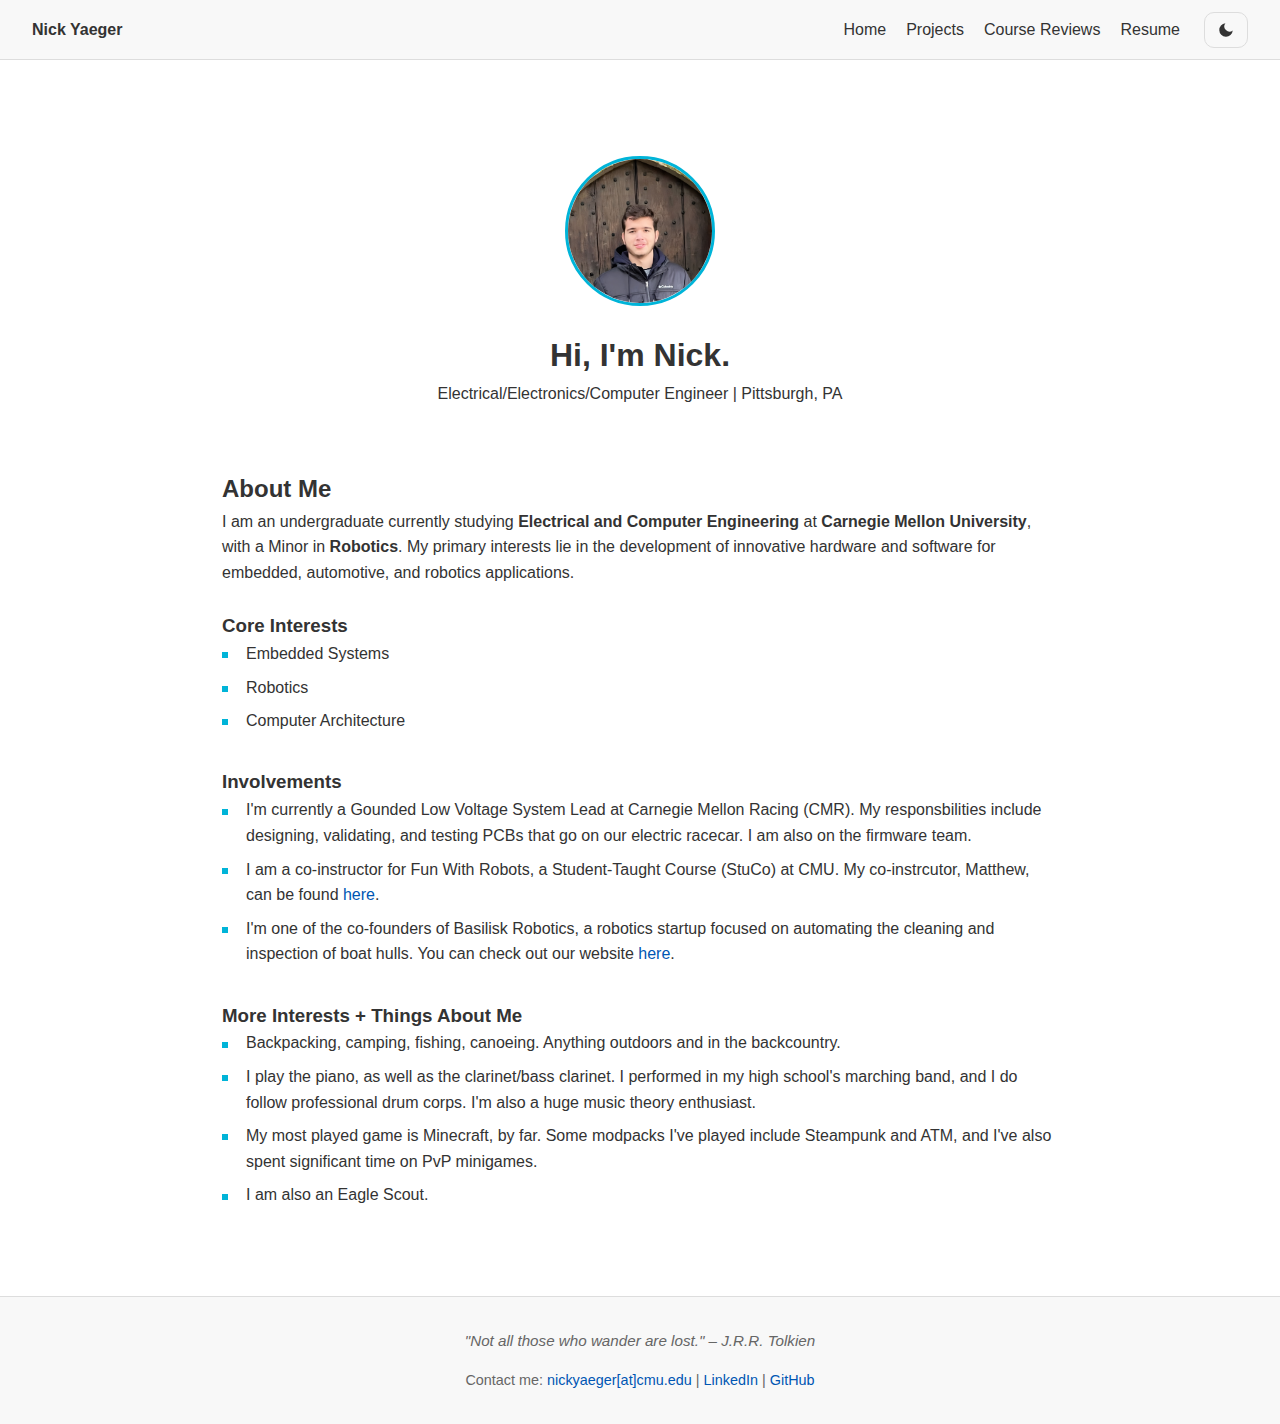
<file: index.html>
<!DOCTYPE html>
<html lang="en">
<head>
    <meta charset="UTF-8">
    <meta name="viewport" content="width=device-width, initial-scale=1.0">
    <title>Nick Yaeger</title>
    <script>
        // Apply saved theme (or URL param) as early as possible to avoid flash
        (function(){
            try {
                var params = new URLSearchParams(location.search);
                var urlTheme = params.get('theme');
                if (urlTheme === 'dark') {
                    document.documentElement.setAttribute('data-theme', 'dark');
                    return;
                }
                var t = localStorage.getItem('theme');
                if (t === 'dark') document.documentElement.setAttribute('data-theme', 'dark');
            } catch(e) {
                // ignore
            }
        })();
    </script>
    <link rel="stylesheet" href="style.css">
</head>
<body>

    <nav>
        <div class="logo"><strong>Nick Yaeger</strong></div>
        <button id="hamburger" class="hamburger" aria-label="Toggle navigation menu" aria-expanded="false">
            <span></span>
            <span></span>
            <span></span>
        </button>
        <div class="nav-links" id="nav-menu">
            <a href="index.html">Home</a>
            <a href="projects.html">Projects</a>
            <a href="reviews.html">Course Reviews</a>
            <a href="resume.html">Resume</a>
            <button id="theme-toggle" aria-pressed="false" aria-label="Activate dark mode" title="Toggle theme">
                <span class="sr-only">Toggle theme</span>
                <!-- Moon (default for light theme) -->
                <svg class="icon icon-moon" xmlns="http://www.w3.org/2000/svg" viewBox="0 0 24 24" width="18" height="18" aria-hidden="true">
                    <path fill="currentColor" d="M21 12.79A9 9 0 1111.21 3 7 7 0 0021 12.79z"/>
                </svg>
                <!-- Sun (shown in dark theme) -->
                <svg class="icon icon-sun" xmlns="http://www.w3.org/2000/svg" viewBox="0 0 24 24" width="18" height="18" aria-hidden="true" fill="none" stroke="currentColor" stroke-width="1.6" stroke-linecap="round" stroke-linejoin="round">
                    <circle cx="12" cy="12" r="4"></circle>
                    <path d="M12 2v2M12 20v2M4.93 4.93l1.41 1.41M17.66 17.66l1.41 1.41M2 12h2M20 12h2M4.93 19.07l1.41-1.41M17.66 6.34l1.41-1.41"></path>
                </svg>
            </button>
        </div>
    </nav>

    <main class="container">
        <section class="hero">
            <img src="nick.jpg" alt="Profile Photo" class="profile-img">
            <h1>Hi, I'm Nick.</h1>
            <p>Electrical/Electronics/Computer Engineer | Pittsburgh, PA</p>
        </section>

        <section>
            <h2>About Me</h2>
            <p>I am an undergraduate currently studying <b>Electrical and Computer Engineering</b> at <b>Carnegie Mellon University</b>, with a Minor in <b>Robotics</b>. My primary interests lie in the development of innovative hardware and software for embedded, automotive, and robotics applications.</p>
            <br>
            <h3>Core Interests</h3>
            <ul>
                <li>Embedded Systems</li>
                <li>Robotics</li>
                <li>Computer Architecture</li>
            </ul>
            <br>
            <h3>Involvements</h3>
            <ul>
                <li>I'm currently a Gounded Low Voltage System Lead at Carnegie Mellon Racing (CMR). My responsbilities include designing, validating, and testing PCBs that go on our electric racecar. I am also on the firmware team.</li>
                <li>I am a co-instructor for Fun With Robots, a Student-Taught Course (StuCo) at CMU. My co-instrcutor, Matthew, can be found <a href="https://mkibarian.com"here>here</a>.</li>
                <li>I'm one of the co-founders of Basilisk Robotics, a robotics startup focused on automating the cleaning and inspection of boat hulls. You can check out our website <a href="https://basiliskrobotics.com"here>here</a>.</li>
            </ul>
            <br>
            <h3>More Interests + Things About Me</h3>
            <ul>
                <li>Backpacking, camping, fishing, canoeing. Anything outdoors and in the backcountry.</li>
                <li>I play the piano, as well as the clarinet/bass clarinet. I performed in my high school's marching band, and I do follow professional drum corps. I'm also a huge music theory enthusiast.</li>
                <li>My most played game is Minecraft, by far. Some modpacks I've played include Steampunk and ATM, and I've also spent significant time on PvP minigames.</li>
                <li>I am also an Eagle Scout.</li>
            </ul>
        </section>
    </main>

    <footer>
        <p id="random-quote" class="footer-quote"></p>
        <p>Contact me: <a href="#">nickyaeger[at]cmu.edu</a> | <a href="https://www.linkedin.com/in/nick-yaeger/">LinkedIn</a> | <a href="https://github.com/nickyaeger">GitHub</a></p>
    </footer>

    <script src="script.js"></script>
</body>
</html>
</file>
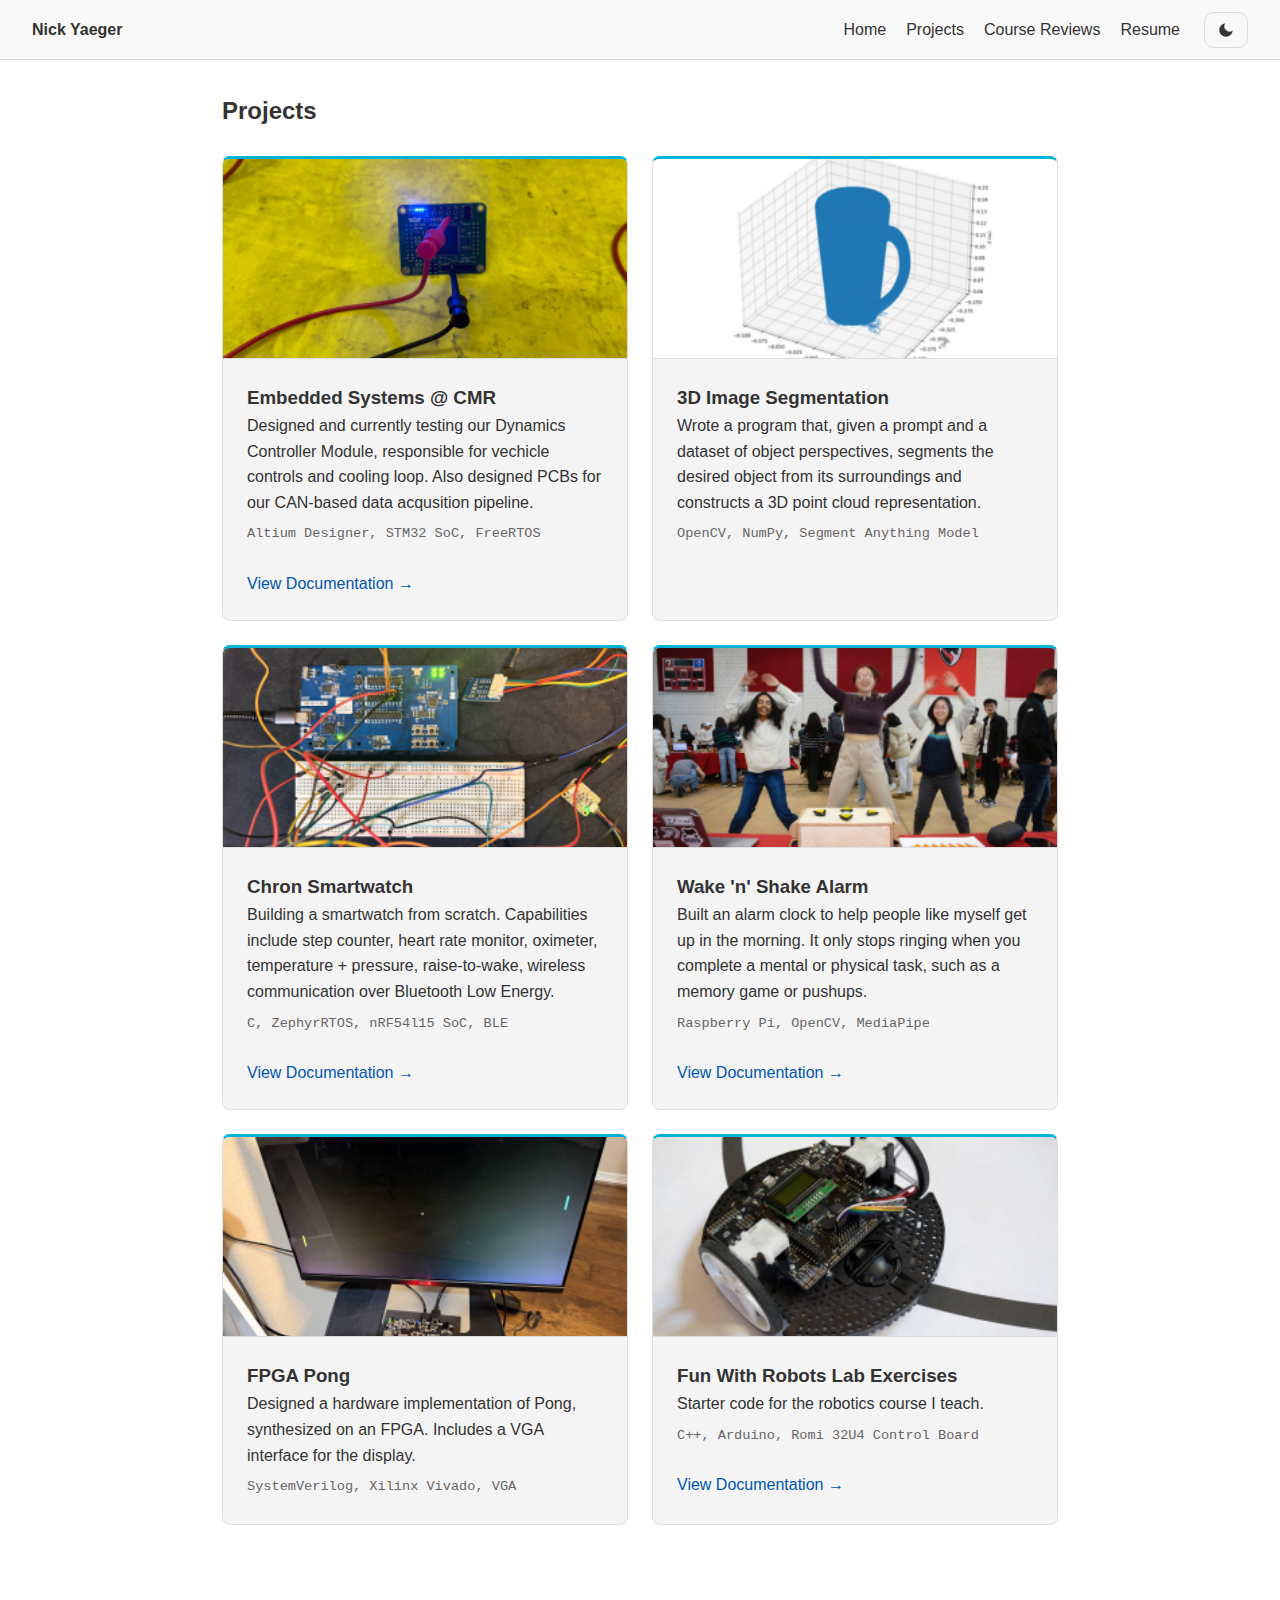
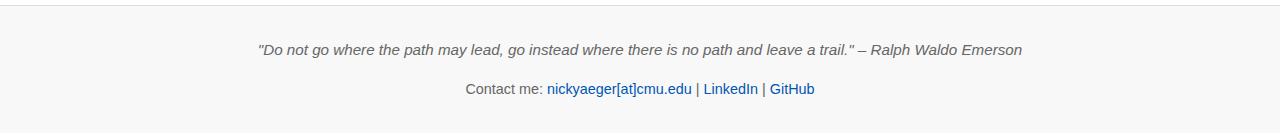
<file: projects.html>
<!DOCTYPE html>
<html lang="en">
<head>
    <meta charset="UTF-8">
    <meta name="viewport" content="width=device-width, initial-scale=1.0">
    <title>Projects | Nick Yaeger</title>
    <script>
        // Apply saved theme (or URL param) as early as possible to avoid flash
        (function(){
            try {
                var params = new URLSearchParams(location.search);
                var urlTheme = params.get('theme');
                if (urlTheme === 'dark') {
                    document.documentElement.setAttribute('data-theme', 'dark');
                    return;
                }
                var t = localStorage.getItem('theme');
                if (t === 'dark') document.documentElement.setAttribute('data-theme', 'dark');
            } catch(e) {
                // ignore
            }
        })();
    </script>
    <link rel="stylesheet" href="style.css">
</head>
<body>

    <nav>
        <div class="logo"><strong>Nick Yaeger</strong></div>
        <button id="hamburger" class="hamburger" aria-label="Toggle navigation menu" aria-expanded="false">
            <span></span>
            <span></span>
            <span></span>
        </button>
        <div class="nav-links" id="nav-menu">
            <a href="index.html">Home</a>
            <a href="projects.html">Projects</a>
            <a href="reviews.html">Course Reviews</a>
            <a href="resume.html">Resume</a>
            <button id="theme-toggle" aria-pressed="false" aria-label="Activate dark mode" title="Toggle theme">
                <span class="sr-only">Toggle theme</span>
                <!-- Moon (default for light theme) -->
                <svg class="icon icon-moon" xmlns="http://www.w3.org/2000/svg" viewBox="0 0 24 24" width="18" height="18" aria-hidden="true">
                    <path fill="currentColor" d="M21 12.79A9 9 0 1111.21 3 7 7 0 0021 12.79z"/>
                </svg>
                <!-- Sun (shown in dark theme) -->
                <svg class="icon icon-sun" xmlns="http://www.w3.org/2000/svg" viewBox="0 0 24 24" width="18" height="18" aria-hidden="true" fill="none" stroke="currentColor" stroke-width="1.6" stroke-linecap="round" stroke-linejoin="round">
                    <circle cx="12" cy="12" r="4"></circle>
                    <path d="M12 2v2M12 20v2M4.93 4.93l1.41 1.41M17.66 17.66l1.41 1.41M2 12h2M20 12h2M4.93 19.07l1.41-1.41M17.66 6.34l1.41-1.41"></path>
                </svg>
            </button>
        </div>
    </nav>

    <main class="container">
        <h2>Projects</h2>
        <br>
        <div class="project-grid">
            
            <article class="card">
                <img src="cmr.png" alt="Embedded Systems @ CMR" class="card-image">
                <h3>Embedded Systems @ CMR</h3>
                <p>Designed and currently testing our Dynamics Controller Module, responsible for vechicle controls and cooling loop. Also designed PCBs for our CAN-based data acqusition pipeline.</p>
                <div class="tech-stack">Altium Designer, STM32 SoC, FreeRTOS</div>
                <br>
                <a href="26x_DCM.pdf">View Documentation &rarr;</a>
            </article>

            <article class="card">
                <img src="3d_seg.png" alt="3D Image Segmentation" class="card-image">
                <h3>3D Image Segmentation</h3>
                <p>Wrote a program that, given a prompt and a dataset of object perspectives, segments the desired object from its surroundings and constructs a 3D point cloud representation.</p>
                <div class="tech-stack">OpenCV, NumPy, Segment Anything Model</div>
                <br>
            </article>

            <article class="card">
                <img src="chron.png" alt="Chron Smartwatch" class="card-image">
                <h3>Chron Smartwatch</h3>
                <p>Building a smartwatch from scratch. Capabilities include step counter, heart rate monitor, oximeter, temperature + pressure, raise-to-wake, wireless communication over Bluetooth Low Energy.</p>
                <div class="tech-stack">C, ZephyrRTOS, nRF54l15 SoC, BLE</div>
                <br>
                <a href="https://github.com/nickyaeger/chron">View Documentation &rarr;</a>
            </article>

            <article class="card">
                <img src="wake_n_shake.png" alt="Wake 'n' Shake Alarm" class="card-image">
                <h3>Wake 'n' Shake Alarm</h3>
                <p>Built an alarm clock to help people like myself get up in the morning. It only stops ringing when you complete a mental or physical task, such as a memory game or pushups.</p>
                <div class="tech-stack">Raspberry Pi, OpenCV, MediaPipe</div>
                <br>
                <a href="https://github.com/nickyaeger/WnS">View Documentation &rarr;</a>
            </article>

            <article class="card">
                <img src="pong.png" alt="FPGA Pong" class="card-image">
                <h3>FPGA Pong</h3>
                <p>Designed a hardware implementation of Pong, synthesized on an FPGA. Includes a VGA interface for the display.</p>
                <div class="tech-stack">SystemVerilog, Xilinx Vivado, VGA</div>
                <br>
            </article>

            <article class="card">
                <img src="fwr.png" alt="Fun With Robots Lab Exercises" class="card-image">
                <h3>Fun With Robots Lab Exercises</h3>
                <p>Starter code for the robotics course I teach.</p>
                <div class="tech-stack">C++, Arduino, Romi 32U4 Control Board</div>
                <br>
                <a href="https://github.com/fwr-stuco">View Documentation &rarr;</a>
            </article>

        </div>
    </main>

    <footer>
        <p id="random-quote" class="footer-quote"></p>
        <p>Contact me: <a href="#">nickyaeger[at]cmu.edu</a> | <a href="https://www.linkedin.com/in/nick-yaeger/">LinkedIn</a> | <a href="https://github.com/nickyaeger">GitHub</a></p>
    </footer>

    <script src="script.js"></script>
</body>
</html>
</file>
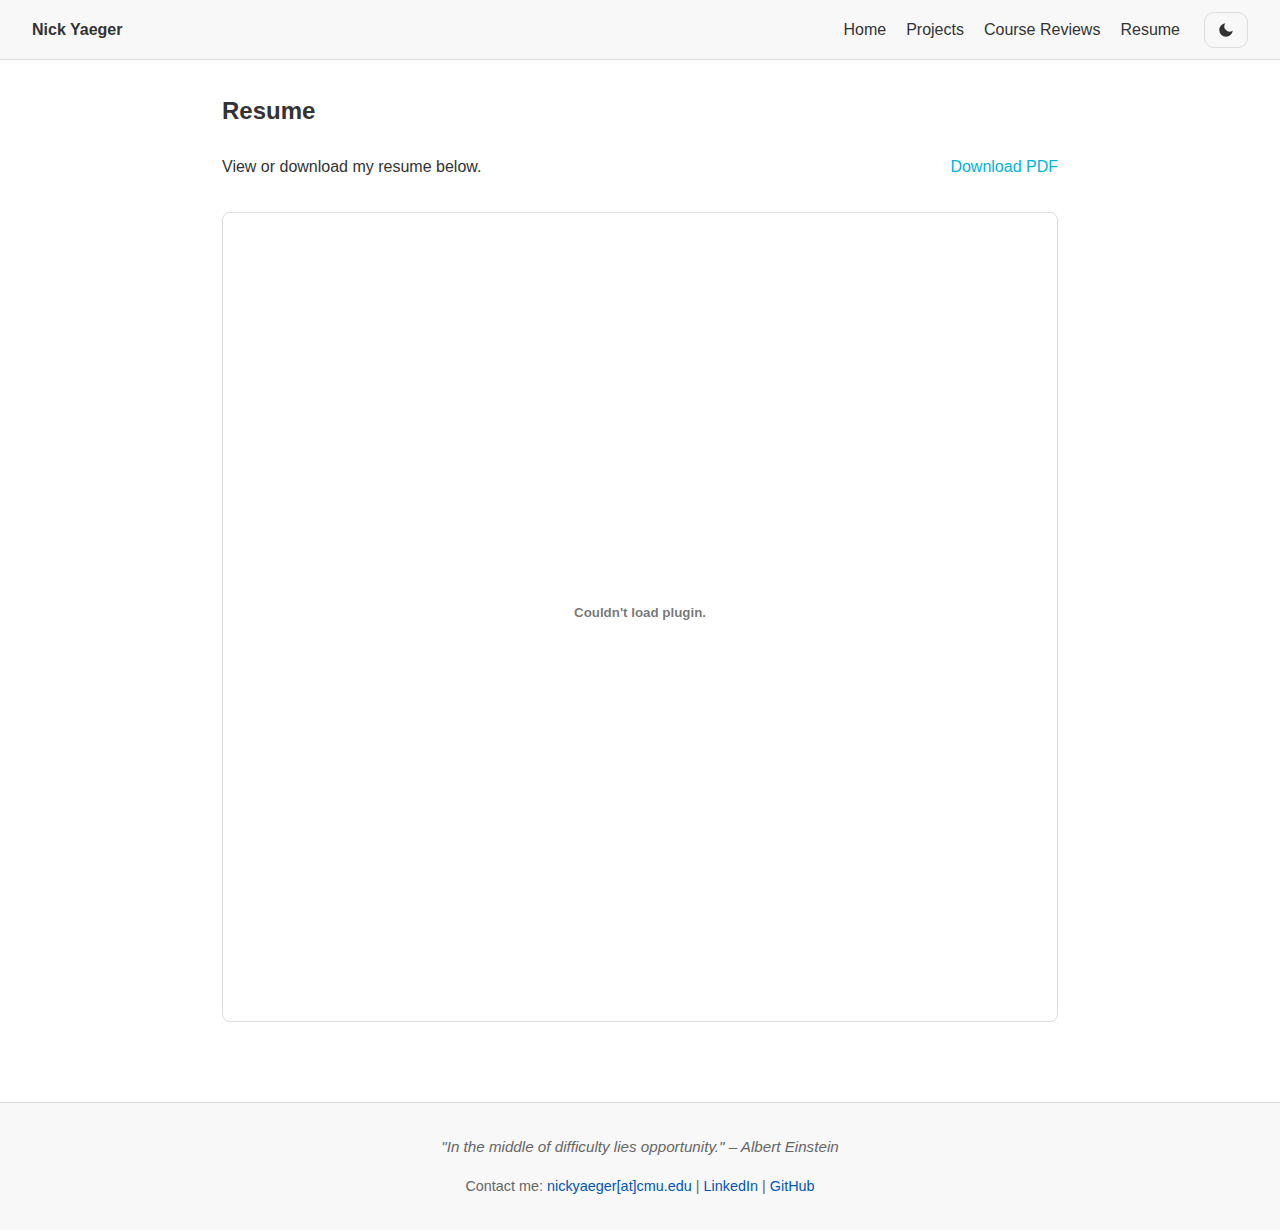
<file: resume.html>
<!DOCTYPE html>
<html lang="en">
<head>
    <meta charset="UTF-8">
    <meta name="viewport" content="width=device-width, initial-scale=1.0">
    <title>Resume | Nick Yaeger</title>
    <script>
        // Apply saved theme (or URL param) as early as possible to avoid flash
        (function(){
            try {
                var params = new URLSearchParams(location.search);
                var urlTheme = params.get('theme');
                if (urlTheme === 'dark') {
                    document.documentElement.setAttribute('data-theme', 'dark');
                    return;
                }
                var t = localStorage.getItem('theme');
                if (t === 'dark') document.documentElement.setAttribute('data-theme', 'dark');
            } catch(e) {
                // ignore
            }
        })();
    </script>
    <link rel="stylesheet" href="style.css">
</head>
<body>

    <nav>
        <div class="logo"><strong>Nick Yaeger</strong></div>
        <button id="hamburger" class="hamburger" aria-label="Toggle navigation menu" aria-expanded="false">
            <span></span>
            <span></span>
            <span></span>
        </button>
        <div class="nav-links" id="nav-menu">
            <a href="index.html">Home</a>
            <a href="projects.html">Projects</a>
            <a href="reviews.html">Course Reviews</a>
            <a href="resume.html">Resume</a>
            <button id="theme-toggle" aria-pressed="false" aria-label="Activate dark mode" title="Toggle theme">
                <span class="sr-only">Toggle theme</span>
                <!-- Moon (default for light theme) -->
                <svg class="icon icon-moon" xmlns="http://www.w3.org/2000/svg" viewBox="0 0 24 24" width="18" height="18" aria-hidden="true">
                    <path fill="currentColor" d="M21 12.79A9 9 0 1111.21 3 7 7 0 0021 12.79z"/>
                </svg>
                <!-- Sun (shown in dark theme) -->
                <svg class="icon icon-sun" xmlns="http://www.w3.org/2000/svg" viewBox="0 0 24 24" width="18" height="18" aria-hidden="true" fill="none" stroke="currentColor" stroke-width="1.6" stroke-linecap="round" stroke-linejoin="round">
                    <circle cx="12" cy="12" r="4"></circle>
                    <path d="M12 2v2M12 20v2M4.93 4.93l1.41 1.41M17.66 17.66l1.41 1.41M2 12h2M20 12h2M4.93 19.07l1.41-1.41M17.66 6.34l1.41-1.41"></path>
                </svg>
            </button>
        </div>
    </nav>

    <main class="container">
        <h2>Resume</h2>
        <div class="resume-container">
            <div class="resume-header">
                <p>View or download my resume below.</p>
                <a href="resume.pdf" download class="download-btn">Download PDF</a>
            </div>
            <div class="resume-viewer">
                <embed src="resume.pdf" type="application/pdf" width="100%" height="800px" />
            </div>
        </div>
    </main>

    <footer>
        <p id="random-quote" class="footer-quote"></p>
        <p>Contact me: <a href="#">nickyaeger[at]cmu.edu</a> | <a href="https://www.linkedin.com/in/nick-yaeger/">LinkedIn</a> | <a href="https://github.com/nickyaeger">GitHub</a></p>
    </footer>

    <script src="script.js"></script>
</body>
</html>
</file>
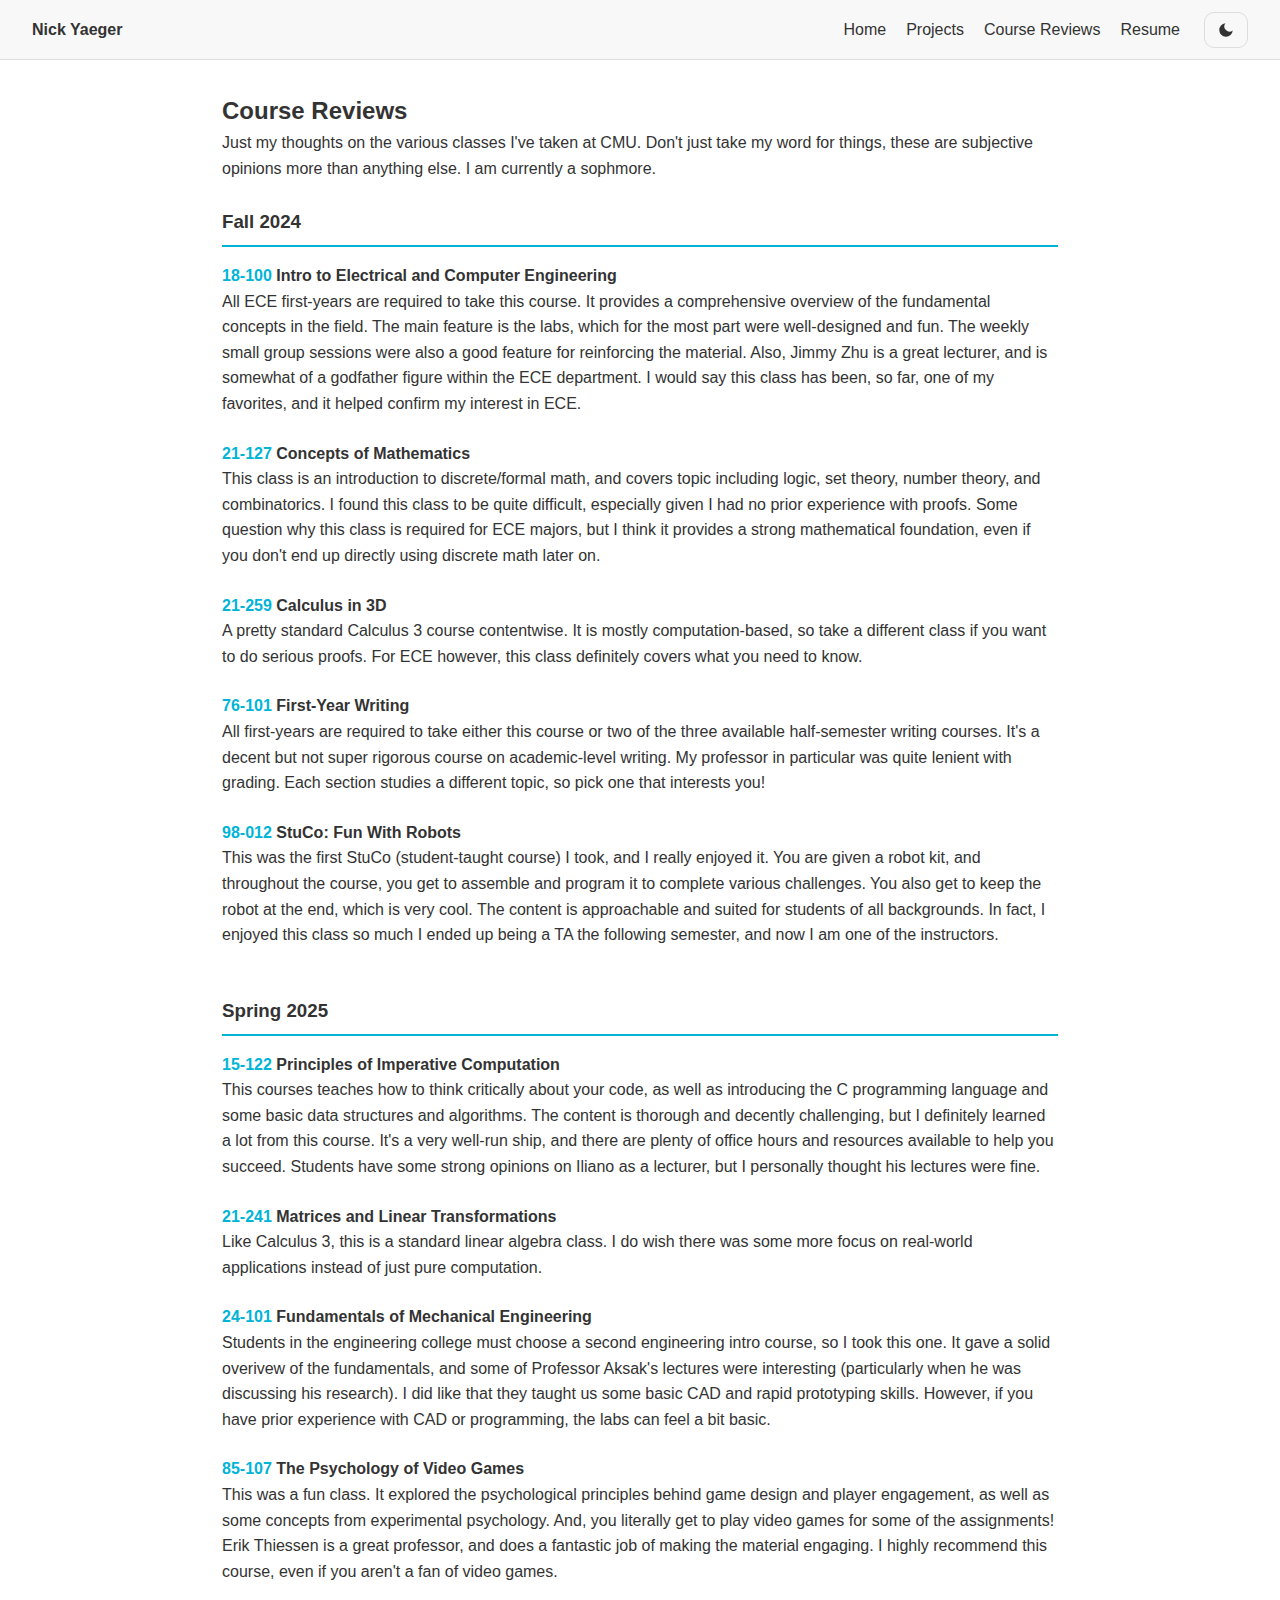
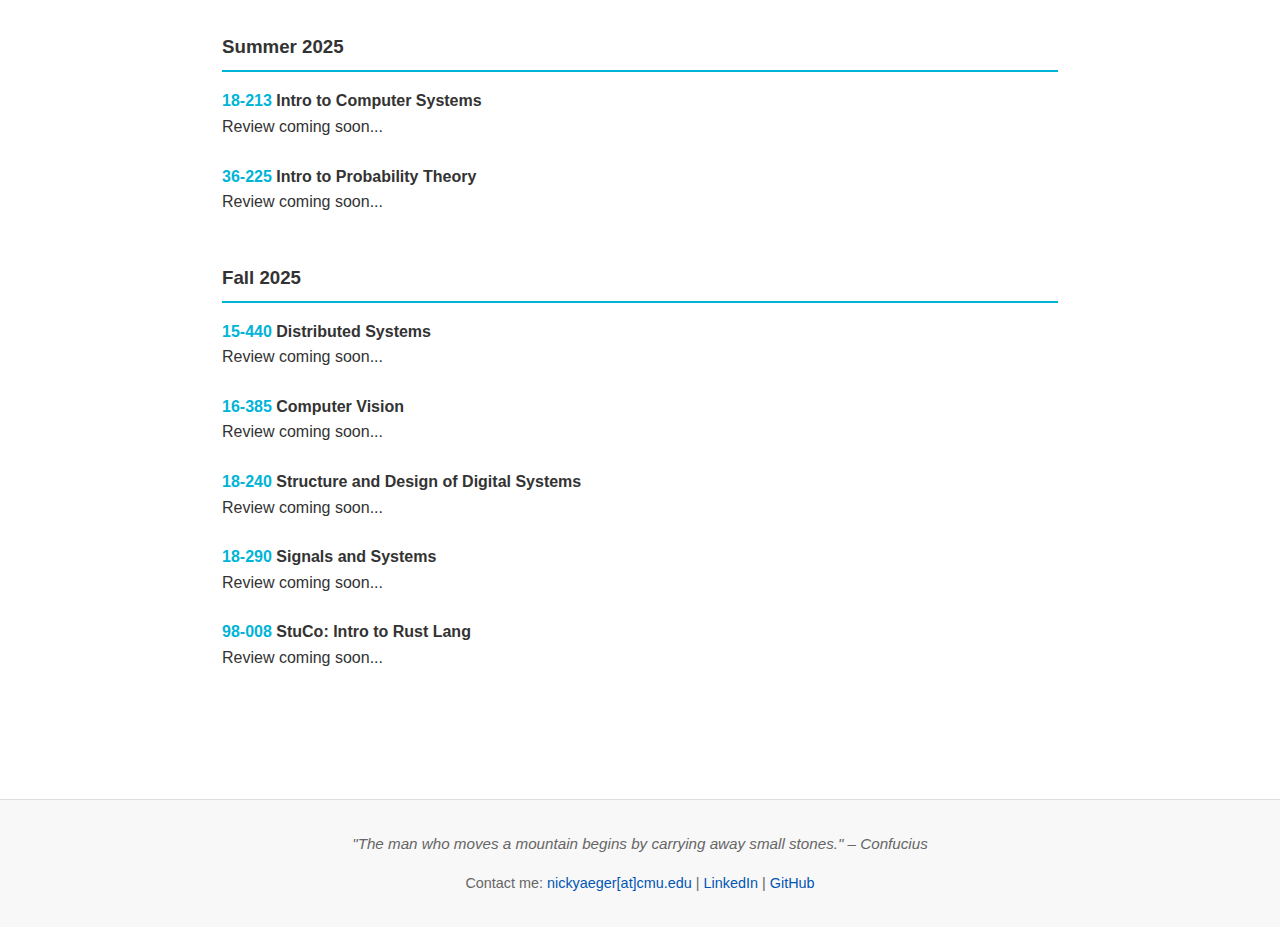
<file: reviews.html>
<!DOCTYPE html>
<html lang="en">
<head>
    <meta charset="UTF-8">
    <meta name="viewport" content="width=device-width, initial-scale=1.0">
    <title>Reviews | Nick Yaeger</title>
    <script>
        // Apply saved theme (or URL param) as early as possible to avoid flash
        (function(){
            try {
                var params = new URLSearchParams(location.search);
                var urlTheme = params.get('theme');
                if (urlTheme === 'dark') {
                    document.documentElement.setAttribute('data-theme', 'dark');
                    return;
                }
                var t = localStorage.getItem('theme');
                if (t === 'dark') document.documentElement.setAttribute('data-theme', 'dark');
            } catch(e) {
                // ignore
            }
        })();
    </script>
    <link rel="stylesheet" href="style.css">
</head>
<body>

    <nav>
        <div class="logo"><strong>Nick Yaeger</strong></div>
        <button id="hamburger" class="hamburger" aria-label="Toggle navigation menu" aria-expanded="false">
            <span></span>
            <span></span>
            <span></span>
        </button>
        <div class="nav-links" id="nav-menu">
            <a href="index.html">Home</a>
            <a href="projects.html">Projects</a>
            <a href="reviews.html">Course Reviews</a>
            <a href="resume.html">Resume</a>
            <button id="theme-toggle" aria-pressed="false" aria-label="Activate dark mode" title="Toggle theme">
                <span class="sr-only">Toggle theme</span>
                <!-- Moon (default for light theme) -->
                <svg class="icon icon-moon" xmlns="http://www.w3.org/2000/svg" viewBox="0 0 24 24" width="18" height="18" aria-hidden="true">
                    <path fill="currentColor" d="M21 12.79A9 9 0 1111.21 3 7 7 0 0021 12.79z"/>
                </svg>
                <!-- Sun (shown in dark theme) -->
                <svg class="icon icon-sun" xmlns="http://www.w3.org/2000/svg" viewBox="0 0 24 24" width="18" height="18" aria-hidden="true" fill="none" stroke="currentColor" stroke-width="1.6" stroke-linecap="round" stroke-linejoin="round">
                    <circle cx="12" cy="12" r="4"></circle>
                    <path d="M12 2v2M12 20v2M4.93 4.93l1.41 1.41M17.66 17.66l1.41 1.41M2 12h2M20 12h2M4.93 19.07l1.41-1.41M17.66 6.34l1.41-1.41"></path>
                </svg>
            </button>
        </div>
    </nav>

    <main class="container">
        <h2>Course Reviews</h2>
        <p>Just my thoughts on the various classes I've taken at CMU. Don't just take my word for things, these are subjective opinions more than anything else. I am currently a sophmore.</p>
        <br>

        <div class="semester-block">
            <h3 class="semester-title">Fall 2024</h3>
            
            <div class="review-item">
                <span class="course-code">18-100</span> <strong>Intro to Electrical and Computer Engineering</strong>
                <p>All ECE first-years are required to take this course. It provides a comprehensive overview of the fundamental concepts in the field. The main 
                    feature is the labs, which for the most part were well-designed and fun. The weekly small group sessions were also a good feature for reinforcing 
                    the material. Also, Jimmy Zhu is a great lecturer, and is somewhat of a godfather figure within the ECE department. I would say this class has 
                    been, so far, one of my favorites, and it helped confirm my interest in ECE.</p>
            </div>

            <div class="review-item">
                <span class="course-code">21-127</span> <strong>Concepts of Mathematics</strong>
                <p>This class is an introduction to discrete/formal math, and covers topic including logic, set theory, number theory, and combinatorics.
                    I found this class to be quite difficult, especially given I had no prior experience with proofs. Some question why this class
                    is required for ECE majors, but I think it provides a strong mathematical foundation, even if you don't end up directly using 
                    discrete math later on.
                </p>
            </div>

            <div class="review-item">
                <span class="course-code">21-259</span> <strong>Calculus in 3D</strong>
                <p>A pretty standard Calculus 3 course contentwise. It is mostly computation-based, so take a different class if you want to do serious proofs.
                    For ECE however, this class definitely covers what you need to know.
                </p>
            </div>

            <div class="review-item">
                <span class="course-code">76-101</span> <strong>First-Year Writing</strong>
                <p>All first-years are required to take either this course or two of the three available half-semester writing courses. It's a decent but not
                    super rigorous course on academic-level writing. My professor in particular was quite lenient with grading. Each section studies a different 
                    topic, so pick one that interests you!
                </p>
            </div>

            <div class="review-item">
                <span class="course-code">98-012</span> <strong>StuCo: Fun With Robots</strong>
                <p>This was the first StuCo (student-taught course) I took, and I really enjoyed it. You are given a robot kit, and throughout the course, you get 
                    to assemble and program it to complete various challenges. You also get to keep the robot at the end, which is very cool. The content is approachable 
                    and suited for students of all backgrounds. In fact, I enjoyed this class so much I ended up being a TA the following semester, and now I am 
                    one of the instructors.
                </p>
            </div>
        </div>

        <div class="semester-block">
            <h3 class="semester-title">Spring 2025</h3>
            <div class="review-item">
                <span class="course-code">15-122</span> <strong>Principles of Imperative Computation</strong>
                <p>This courses teaches how to think critically about your code, as well as introducing the C programming language and some basic data structures and 
                    algorithms. The content is thorough and decently challenging, but I definitely learned a lot from this course. It's a very well-run ship, and there 
                    are plenty of office hours and resources available to help you succeed. Students have some strong opinions on Iliano as a lecturer, but I personally 
                    thought his lectures were fine.
                </p>
            </div>
            
            <div class="review-item">
                <span class="course-code">21-241</span> <strong>Matrices and Linear Transformations</strong>
                <p>Like Calculus 3, this is a standard linear algebra class. I do wish there was some more focus on real-world applications instead of just pure 
                    computation.
                </p>
            </div>

            <div class="review-item">
                <span class="course-code">24-101</span> <strong>Fundamentals of Mechanical Engineering</strong>
                <p>Students in the engineering college must choose a second engineering intro course, so I took this one. It gave a solid overivew of the fundamentals, 
                    and some of Professor Aksak's lectures were interesting (particularly when he was discussing his research). I did like that they taught us some basic CAD and rapid prototyping skills. However, if you have prior 
                    experience with CAD or programming, the labs can feel a bit basic.</p>
            </div>

            <div class="review-item">
                <span class="course-code">85-107</span> <strong>The Psychology of Video Games</strong>
                <p>This was a fun class. It explored the psychological principles behind game design and player engagement, as well as some concepts from experimental 
                    psychology. And, you literally get to play video games for some of the assignments! Erik Thiessen is a great professor, and does a fantastic job 
                    of making the material engaging. I highly recommend this course, even if you aren't a fan of video games.
                </p>
            </div>
        </div>

        <div class="semester-block">
            <h3 class="semester-title">Summer 2025</h3>
            <div class="review-item">
                <span class="course-code">18-213</span> <strong>Intro to Computer Systems</strong>
                <p>Review coming soon...</p>
            </div>

            <div class="review-item">
                <span class="course-code">36-225</span> <strong>Intro to Probability Theory</strong>
                <p>Review coming soon...</p>
            </div>
        </div>

        <div class="semester-block">
            <h3 class="semester-title">Fall 2025</h3>
            <div class="review-item">
                <span class="course-code">15-440</span> <strong>Distributed Systems</strong>
                <p>Review coming soon...</p>
            </div>

            <div class="review-item">
                <span class="course-code">16-385</span> <strong>Computer Vision</strong>
                <p>Review coming soon...</p>
            </div>

            <div class="review-item">
                <span class="course-code">18-240</span> <strong>Structure and Design of Digital Systems</strong>
                <p>Review coming soon...</p>
            </div>

            <div class="review-item">
                <span class="course-code">18-290</span> <strong>Signals and Systems</strong>
                <p>Review coming soon...</p>
            </div>

            <div class="review-item">
                <span class="course-code">98-008</span> <strong>StuCo: Intro to Rust Lang</strong>
                <p>Review coming soon...</p>
            </div>
        </div>
    </main>

    <footer>
        <p id="random-quote" class="footer-quote"></p>
        <p>Contact me: <a href="#">nickyaeger[at]cmu.edu</a> | <a href="https://www.linkedin.com/in/nick-yaeger/">LinkedIn</a> | <a href="https://github.com/nickyaeger">GitHub</a></p>
    </footer>

    <script src="script.js"></script>
</body>
</html>
</file>
<file: style.css>
/* --- Variables & Theming --- */
:root {
    --bg-color: #ffffff;
    --card-bg: #f4f4f4;
    --section-bg: #f8f8f8; /* Header/Footer background */
    --text-main: #333333;
    --text-muted: #666666;
    --accent: #0056b3; /* Engineering Blue */
    --accent-secondary: #00b4d8; /* Cool Teal */
    --border: #dddddd;
    --nav-height: 60px;
}

[data-theme="dark"] {
    --bg-color: #121212;
    --card-bg: #1e1e1e;
    --section-bg: #0a0a0a; /* Darker header/footer background */
    --text-main: #e0e0e0;
    --text-muted: #a0a0a0;
    --accent: #4dabf7;
    --accent-secondary: #00d9ff; /* Bright Teal */
    --border: #333333;
}

/* --- Global Reset --- */
* { box-sizing: border-box; margin: 0; padding: 0; }

body {
    font-family: 'Segoe UI', Roboto, Helvetica, Arial, sans-serif;
    background-color: var(--bg-color);
    color: var(--text-main);
    line-height: 1.6;
    transition: background-color 0.3s, color 0.3s;
}

a { text-decoration: none; color: var(--accent); }
a:visited { color: var(--accent); }
a:hover { text-decoration: underline; }
a:active { color: var(--accent); }

/* --- Lists --- */
ul {
    list-style: none;
    padding-left: 1.5rem;
}

ul li {
    position: relative;
    margin-bottom: 0.5rem;
}

ul li::before {
    content: "";
    position: absolute;
    left: -1.5rem;
    top: 0.7rem;
    width: 6px;
    height: 6px;
    background-color: var(--accent-secondary);
}

/* --- Layout Utilities --- */
.container {
    max-width: 900px;
    margin: 0 auto;
    padding: 2rem;
}

/* --- Navigation --- */
nav {
    display: flex;
    justify-content: space-between;
    align-items: center;
    padding: 0 2rem;
    height: var(--nav-height);
    border-bottom: 1px solid var(--border);
    position: sticky;
    top: 0;
    background-color: var(--section-bg);
    z-index: 100;
}

.nav-links {
    display: flex;
    align-items: center;
}

.nav-links a { margin-left: 20px; font-weight: 500; color: var(--text-main); }
.nav-links a:hover { color: var(--accent); }

/* Hamburger menu (hidden by default) */
#hamburger {
    display: none;
    background: none;
    border: none;
    color: var(--text-main);
    cursor: pointer;
    flex-direction: column;
    gap: 5px;
    padding: 8px;
    margin-right: 10px;
}

#hamburger span {
    width: 24px;
    height: 2px;
    background-color: var(--text-main);
    transition: all 0.3s ease;
    display: block;
}

#hamburger.active span:nth-child(1) {
    transform: rotate(45deg) translate(5px, 5px);
}

#hamburger.active span:nth-child(2) {
    opacity: 0;
}

#hamburger.active span:nth-child(3) {
    transform: rotate(-45deg) translate(5px, -5px);
}

/* --- Theme Toggle Button --- */
#theme-toggle {
    background: none;
    border: 1px solid var(--border);
    color: var(--text-main);
    padding: 8px 12px;
    cursor: pointer;
    border-radius: 10px;
    display: inline-flex;
    align-items: center;
    justify-content: center;
    gap: 6px;
    transition: transform 0.12s ease, border-color 0.12s ease, color 0.12s ease, background-color 0.12s ease;
    margin-left: 24px;
}

/* Slight background in dark mode to match screenshot */
[data-theme="dark"] #theme-toggle {
    background-color: rgba(255,255,255,0.02);
    border-color: rgba(255,255,255,0.06);
}

/* Accessible visually-hidden helper */
.sr-only {
    position: absolute !important;
    width: 1px !important;
    height: 1px !important;
    padding: 0 !important;
    margin: -1px !important;
    overflow: hidden !important;
    clip: rect(0, 0, 0, 0) !important;
    white-space: nowrap !important;
    border: 0 !important;
}

/* Icon sizing and transition */
#theme-toggle .icon {
    width: 18px;
    height: 18px;
    vertical-align: middle;
    transition: transform 0.2s ease, opacity 0.2s ease;
    display: inline-block;
}

/* Default: show moon icon (light mode) */
#theme-toggle .icon-sun { display: none; }

/* When dark theme active, show sun and hide moon */
[data-theme="dark"] #theme-toggle .icon-sun { display: inline-block; }
[data-theme="dark"] #theme-toggle .icon-moon { display: none; }

/* Hover/focus styles */
#theme-toggle:hover, #theme-toggle:focus {
    border-color: var(--accent);
    color: var(--accent);
    transform: translateY(-1px);
}

#theme-toggle:focus {
    outline: 3px solid rgba(0,86,179,0.12);
    outline-offset: 2px;
}

/* --- Sections --- */
.hero { text-align: center; padding: 4rem 0; }
.profile-img {
    width: 150px;
    height: 150px;
    border-radius: 50%;
    object-fit: cover;
    margin-bottom: 1rem;
    border: 3px solid var(--accent-secondary);
    box-shadow: 0 0 8px rgba(255, 255, 255, 0.15);
    transition: box-shadow 0.3s ease;
}

.profile-img:hover {
    box-shadow: 0 0 12px rgba(255, 255, 255, 0.25);
}

[data-theme="dark"] .profile-img {
    box-shadow: 0 0 8px rgba(255, 255, 255, 0.1);
}

[data-theme="dark"] .profile-img:hover {
    box-shadow: 0 0 12px rgba(255, 255, 255, 0.2);
}

/* --- Projects Grid --- */
.project-grid {
    display: grid;
    grid-template-columns: repeat(auto-fit, minmax(280px, 1fr));
    gap: 1.5rem;
}

.card {
    background: var(--card-bg);
    border: 1px solid var(--border);
    border-top: 3px solid var(--accent-secondary);
    padding: 0;
    border-radius: 8px;
    overflow: hidden;
}

.card-image {
    width: 100%;
    height: 200px;
    object-fit: cover;
    display: block;
    border-bottom: 1px solid var(--border);
}

.card > *:not(.card-image) {
    margin-left: 1.5rem;
    margin-right: 1.5rem;
}

.card > h3 {
    margin-top: 1.5rem;
}

.card > a:last-child {
    display: inline-block;
    margin-bottom: 1.5rem;
}

.tech-stack {
    font-size: 0.85rem;
    color: var(--text-muted);
    margin-top: 0.5rem;
    font-family: monospace;
}

/* --- Course Reviews --- */
.semester-block { margin-bottom: 3rem; }
.semester-title { 
    border-bottom: 2px solid var(--accent-secondary); 
    padding-bottom: 0.5rem; 
    margin-bottom: 1rem;
}
.review-item { margin-bottom: 1.5rem; }
.course-code {
    font-weight: bold;
    color: var(--accent-secondary);
}

/* --- Footer --- */
footer {
    text-align: center;
    padding: 2rem;
    margin-top: 3rem;
    border-top: 1px solid var(--border);
    background-color: var(--section-bg);
    font-size: 0.9rem;
    color: var(--text-muted);
}

.footer-quote {
    font-style: italic;
    color: var(--text-muted);
    margin-bottom: 1rem;
    font-size: 0.95rem;
}

/* --- Resume Page --- */
.resume-container {
    margin-top: 1.5rem;
}

.resume-header {
    display: flex;
    justify-content: space-between;
    align-items: center;
    margin-bottom: 2rem;
    gap: 2rem;
}

.resume-header p {
    margin: 0;
}

.download-btn {
    color: var(--accent-secondary);
    text-decoration: none;
    font-weight: 500;
}

.download-btn:hover {
    text-decoration: underline;
}

.resume-viewer {
    border: 1px solid var(--border);
    border-radius: 8px;
    overflow: hidden;
    margin-top: 1rem;
}

/* --- Media Queries for Responsiveness --- */

/* Tablet screens (768px and below) */
@media (max-width: 768px) {
    :root {
        --nav-height: 56px;
    }

    .container {
        padding: 1.5rem;
    }

    nav {
        padding: 0 1rem;
    }

    .nav-links a {
        margin-left: 14px;
        font-size: 0.95rem;
    }

    #theme-toggle {
        margin-left: 14px;
        padding: 6px 10px;
    }

    #theme-toggle .icon {
        width: 16px;
        height: 16px;
    }

    .hero {
        padding: 2.5rem 0;
    }

    .profile-img {
        width: 120px;
        height: 120px;
    }

    h2 {
        font-size: 1.5rem;
    }

    h3 {
        font-size: 1.1rem;
    }

    .project-grid {
        grid-template-columns: 1fr;
        gap: 1rem;
    }

    .card {
        padding: 1.2rem;
    }

    .resume-header {
        flex-direction: column;
        align-items: flex-start;
        margin-bottom: 1.5rem;
        gap: 1rem;
    }

    .resume-viewer embed {
        height: 500px !important;
    }

    .semester-block {
        margin-bottom: 2rem;
    }

    footer {
        padding: 1.5rem 1rem;
        font-size: 0.85rem;
    }

    .footer-quote {
        font-size: 0.85rem;
        margin-bottom: 0.8rem;
    }
}

/* Mobile screens (600px and below) */
@media (max-width: 600px) {
    :root {
        --nav-height: 50px;
    }

    body {
        font-size: 14px;
    }

    .container {
        padding: 1rem;
        max-width: 100%;
    }

    nav {
        padding: 0 0.75rem;
        height: var(--nav-height);
        flex-wrap: wrap;
    }

    .logo {
        font-size: 0.85rem;
        white-space: nowrap;
    }

    #hamburger {
        display: flex;
    }

    .nav-links {
        display: none;
        flex-direction: column;
        position: absolute;
        top: var(--nav-height);
        left: 0;
        right: 0;
        background-color: var(--section-bg);
        border-bottom: 1px solid var(--border);
        padding: 1rem 0.75rem;
        gap: 0.5rem;
        width: 100%;
        box-sizing: border-box;
    }

    .nav-links.active {
        display: flex;
    }

    .nav-links a {
        margin-left: 0;
        font-size: 0.9rem;
        font-weight: 500;
        padding: 0.5rem 0;
        display: block;
    }

    /* Align theme toggle with menu items inside the dropdown */
    .nav-links #theme-toggle {
        margin-left: 0;
        padding: 5px 8px;
        align-self: center;
        margin-top: 0.25rem;
    }

    #theme-toggle .icon {
        width: 16px;
        height: 16px;
    }

    .hero {
        padding: 1.5rem 0;
    }

    .profile-img {
        width: 100px;
        height: 100px;
        margin-bottom: 0.8rem;
    }

    h1 {
        font-size: 1.5rem;
    }

    h2 {
        font-size: 1.3rem;
        padding-left: 8px;
    }

    h3 {
        font-size: 1rem;
        padding-left: 6px;
    }

    .project-grid {
        grid-template-columns: 1fr;
        gap: 0.8rem;
    }

    .card {
        padding: 1rem;
        border-radius: 6px;
    }

    .card h3 {
        font-size: 0.95rem;
        margin-bottom: 0.5rem;
    }

    .card p {
        font-size: 0.9rem;
        margin-bottom: 0.5rem;
    }

    .tech-stack {
        font-size: 0.75rem;
        margin-top: 0.3rem;
    }

    .resume-header {
        flex-direction: column;
        align-items: stretch;
        margin-bottom: 1rem;
        gap: 0.8rem;
    }

    .resume-header p {
        margin-bottom: 0.5rem;
        font-size: 0.9rem;
    }

    .download-btn {
        display: block;
        text-align: center;
        padding: 0.5rem;
        border: 1px solid var(--accent-secondary);
        border-radius: 4px;
    }

    .resume-viewer embed {
        height: 400px !important;
    }

    .semester-block {
        margin-bottom: 1.5rem;
    }

    .semester-title {
        font-size: 1.05rem;
        padding-bottom: 0.4rem;
    }

    .review-item {
        margin-bottom: 1rem;
    }

    .course-code {
        font-size: 0.9rem;
    }

    footer {
        padding: 1rem 0.75rem;
        margin-top: 2rem;
        font-size: 0.8rem;
    }

    .footer-quote {
        font-size: 0.8rem;
        margin-bottom: 0.6rem;
    }

    footer p {
        margin-bottom: 0.5rem;
    }

    footer a {
        word-break: break-word;
    }
}
</file>
